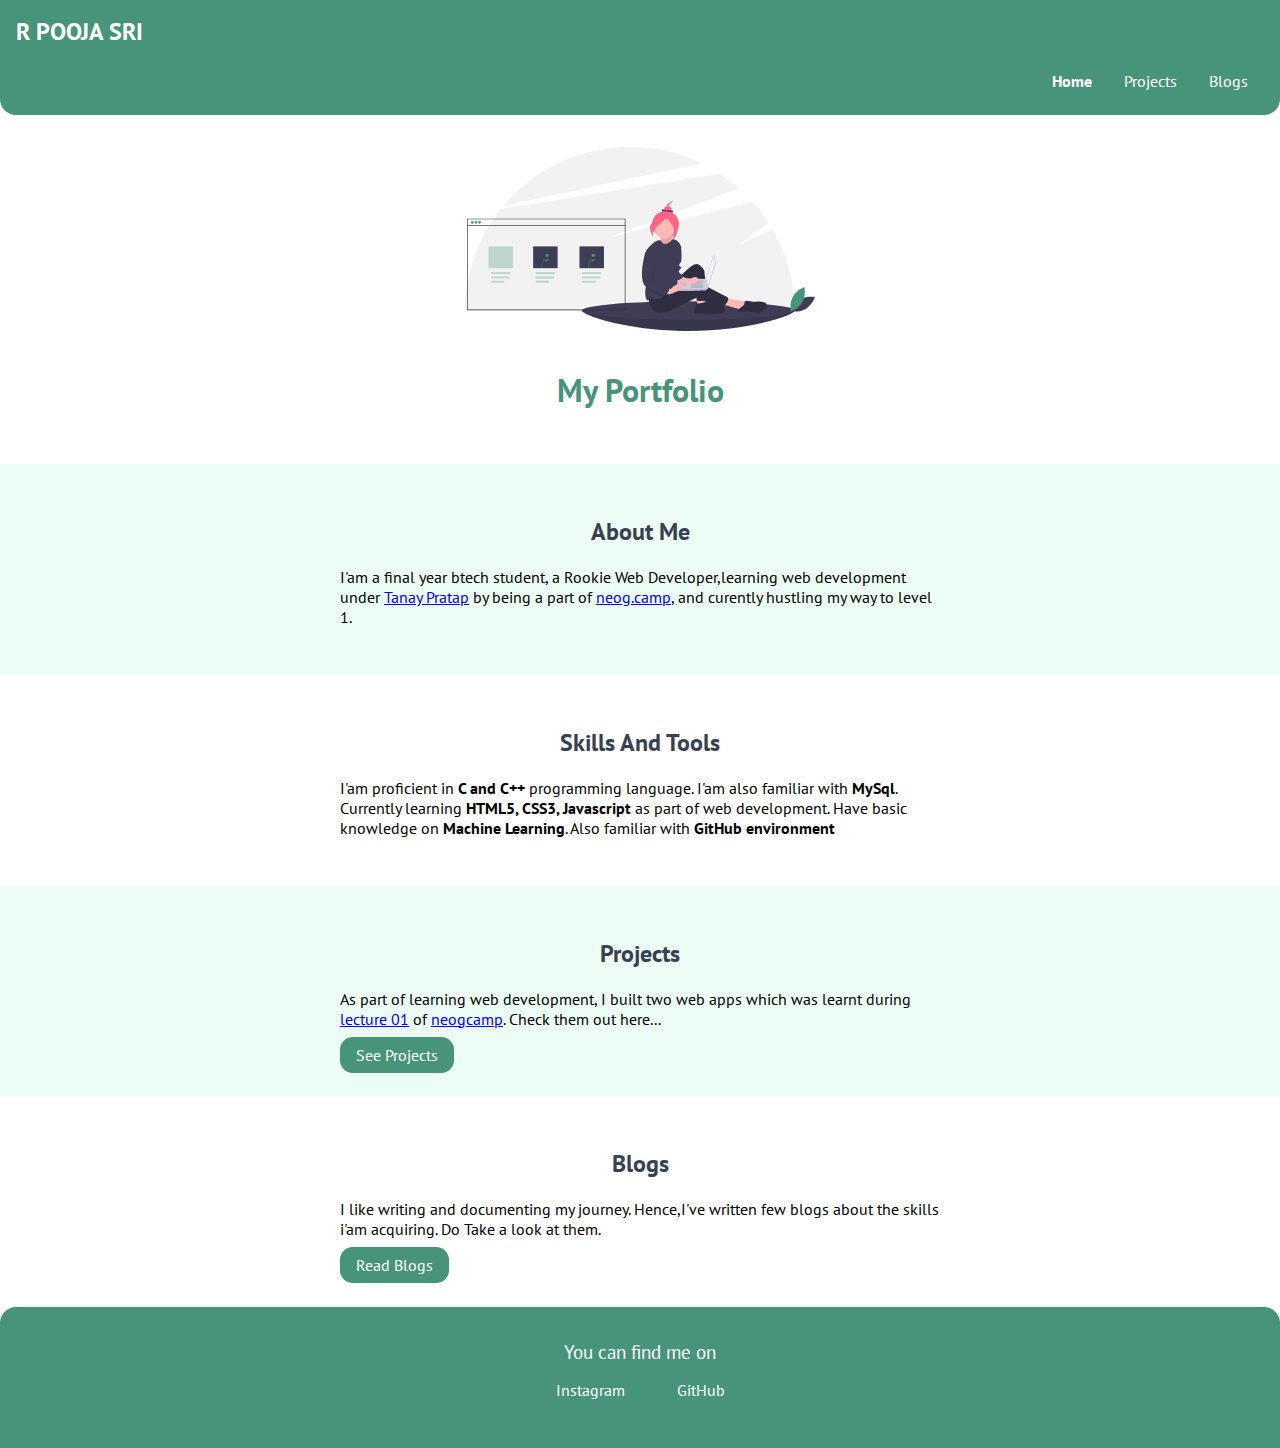
<file: index.html>
<!DOCTYPE html>
<html lang="en">
<head>
    <meta charset="UTF-8">
    <meta name="viewport" content="width=device-width, initial-scale=1.0">
    <title>home | R Pooja Sri</title>
    <link href="style.css" rel="stylesheet" />
</head>
<body>
    <nav class="navigation container">
        <div class="navigation-brand">R POOJA SRI</div>
        
        <ul class="non-bullet-list">
            <li class="inline-list nav-pills">
                <a class="link" href="blogs.html">Blogs</a>
            </li>
            <li class="inline-list nav-pills">
                <a class="link" href="project.html">Projects</a>
            </li>
            <li class="inline-list nav-pills">
                <a class="link link-active" href="index.html">Home</a>
            </li>
            
        </ul>
        </nav>


        <header class="hero">
            <img class="hero-img" src="/images/hero.svg" />
            <h1 class="hero-heading">My Portfolio</h1>
        </header> 
        
        
        <section class="section ow">
            <div class="container container-center">
                <h2>About Me </h2>
                <p>I'am a final year btech student, a Rookie Web Developer,learning web development under <a href="https://tanaypratap.com/">Tanay Pratap</a> by being a part of <a href="https://neog.camp/" >neog.camp</a>, and curently hustling my way to level 1.</p>
            </div>
        </section>

        <section class="section">
            <div class="container container-center">
                <h2>Skills And Tools</h2>
                <p>I'am proficient in <strong>C and C++</strong> programming language. I'am also familiar with <strong>MySql</strong>. Currently learning <strong>HTML5, CSS3, Javascript</strong> as part of web development. Have basic knowledge on <strong>Machine Learning</strong>. Also familiar with <strong>GitHub environment</strong></p>
            </div>
        </section>

        <section class="section ow">
            <div class="container container-center">
                <h2>Projects</h2>
                <p>As part of learning web development, I built two web apps which was learnt during <a href="https://neog.camp/guide/lesson-one">lecture 01</a> of <a href="https://neog.camp/">neogcamp</a>. Check them out here... </p>
                <a class="link primary-link" href="project.html">See Projects</a>
            </div>
        </section>

        <section class="section ">
            <div class="container container-center">
                <h2>Blogs</h2>
                <p>I like writing and documenting my journey. Hence,I've written few blogs about the skills i'am acquiring. Do Take a look at them.</p>
                <a class="link primary-link" href="blogs.html">Read Blogs</a>  
            </div>
        </section>

        <footer class="footer">
            <div class="footer-header">You can find me on</div>
            <ul class="non-bullet-list">
                <li class="inline-list">
                    <a class=" link" href="https://www.instagram.com/its.pooja.here/">Instagram</a>
                </li>
                <li class="inline-list">
                    <a class=" link" href="https://github.com/rpoojasri">GitHub</a>
                </li>
            </ul>
         </footer>




        


</body>
</html>
</file>
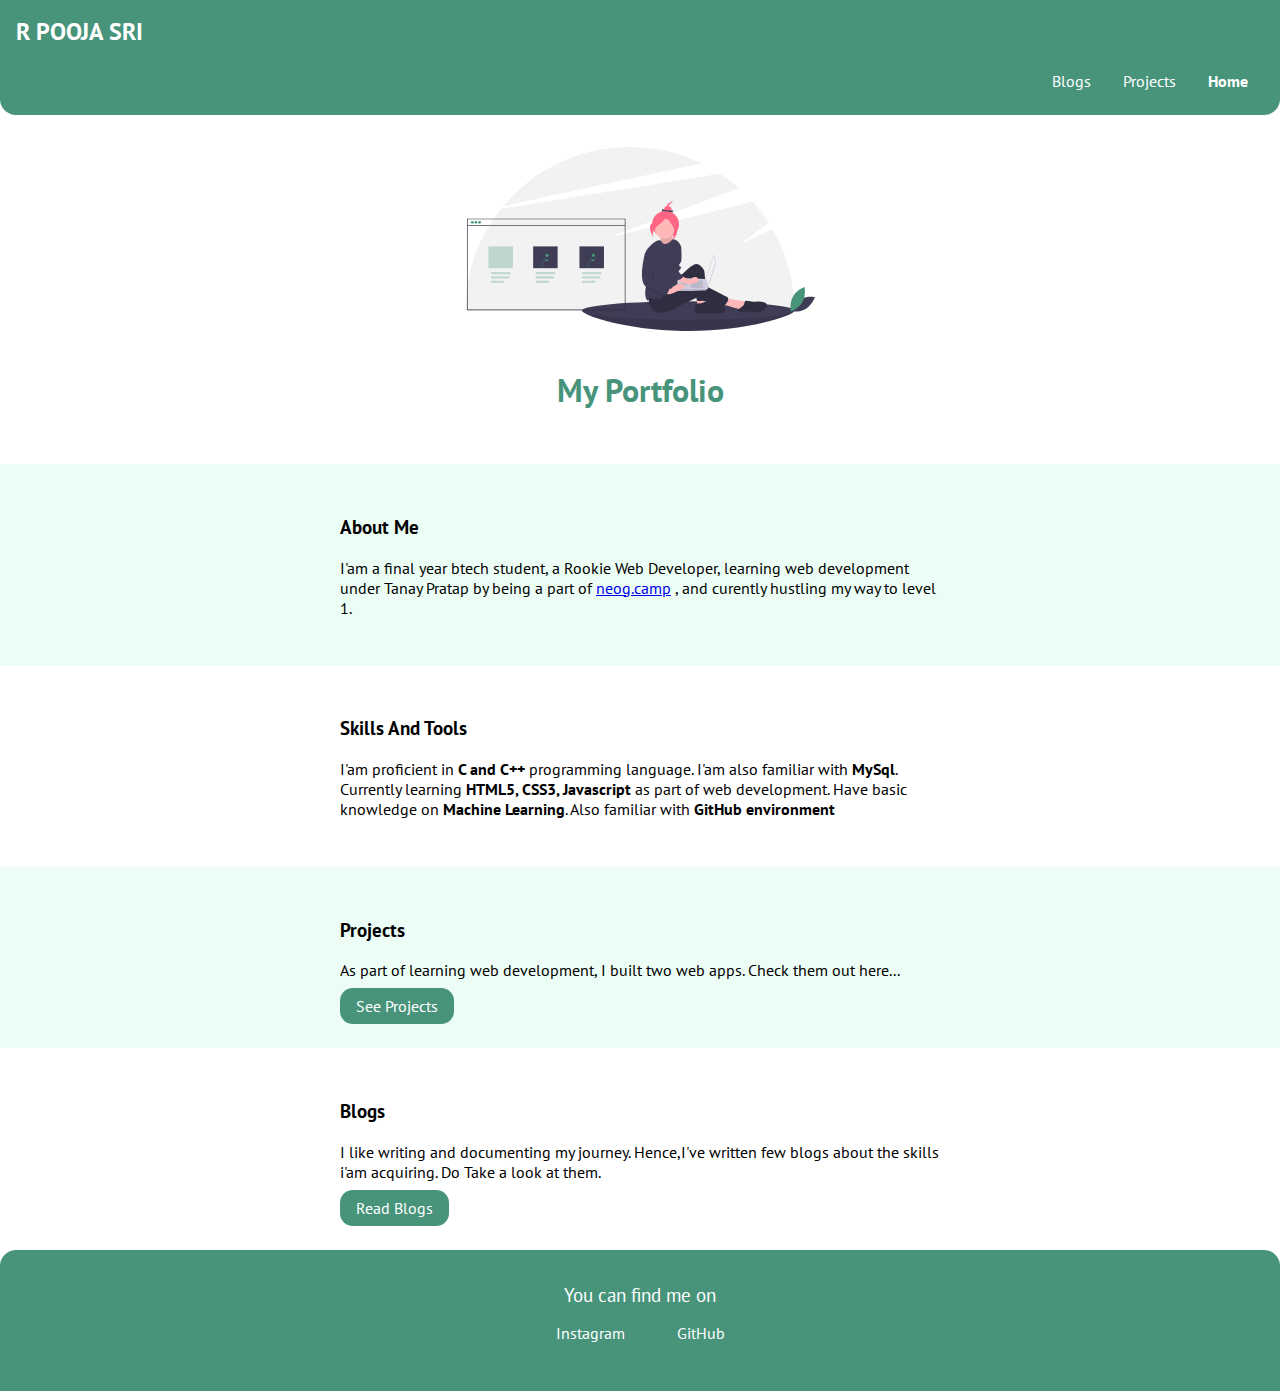
<file: portfolio/index.html>
<!DOCTYPE html>
<html lang="en">
<head>
    <meta charset="UTF-8">
    <meta name="viewport" content="width=device-width, initial-scale=1.0">
    <title>home | R Pooja Sri</title>
    <link href="/style.css" rel="stylesheet" />
</head>
<body>
    <nav class="navigation container">
        <div class="navigation-brand">R POOJA SRI</div>
        
        <ul class="non-bullet-list">
            <li class="inline-list nav-pills">
                <a class="link link-active" href="/index.html">Home</a>
            </li>
            <li class="inline-list nav-pills">
                <a class="link" href="project.html">Projects</a>
            </li>
            <li class="inline-list nav-pills">
                <a class="link" href="blogs.html">Blogs</a>
            </li>
        </ul>
        </nav>


        <header class="hero">
            <img class="hero-img" src="/images/hero.svg" />
            <h1 class="hero-heading">My Portfolio</h1>
        </header> 
        
        
        <section class="section ow">
            <div class="container container-center">
                <h3>About Me </h3>
                <p>I'am a final year btech student, a Rookie Web Developer, learning web development under Tanay Pratap by being a part of <a href="https://neog.camp/" >neog.camp</a> , and curently hustling my way to level 1. </p>
            </div>
        </section>

        <section class="section">
            <div class="container container-center">
                <h3>Skills And Tools</h3>
                <p>I'am proficient in <strong>C and C++</strong> programming language. I'am also familiar with <strong>MySql</strong>. Currently learning <strong>HTML5, CSS3, Javascript</strong> as part of web development. Have basic knowledge on <strong>Machine Learning</strong>. Also familiar with <strong>GitHub environment</strong></p>
            </div>
        </section>

        <section class="section ow">
            <div class="container container-center">
                <h3>Projects</h3>
                <p>As part of learning web development, I built two web apps. Check them out here... </p>
                <a class="link primary-link" href="project.html">See Projects</a>
            </div>
        </section>

        <section class="section ">
            <div class="container container-center">
                <h3>Blogs</h3>
                <p>I like writing and documenting my journey. Hence,I've written few blogs about the skills i'am acquiring. Do Take a look at them.</p>
                <a class="link primary-link" href="blogs.html">Read Blogs</a>  
            </div>
        </section>

        <footer class="footer">
            <div class="footer-header">You can find me on</div>
            <ul class="non-bullet-list">
                <li class="inline-list">
                    <a class=" link" href="/">Instagram</a>
                </li>
                <li class="inline-list">
                    <a class=" link" href="/">GitHub</a>
                </li>
            </ul>
         </footer>




        


</body>
</html>
</file>
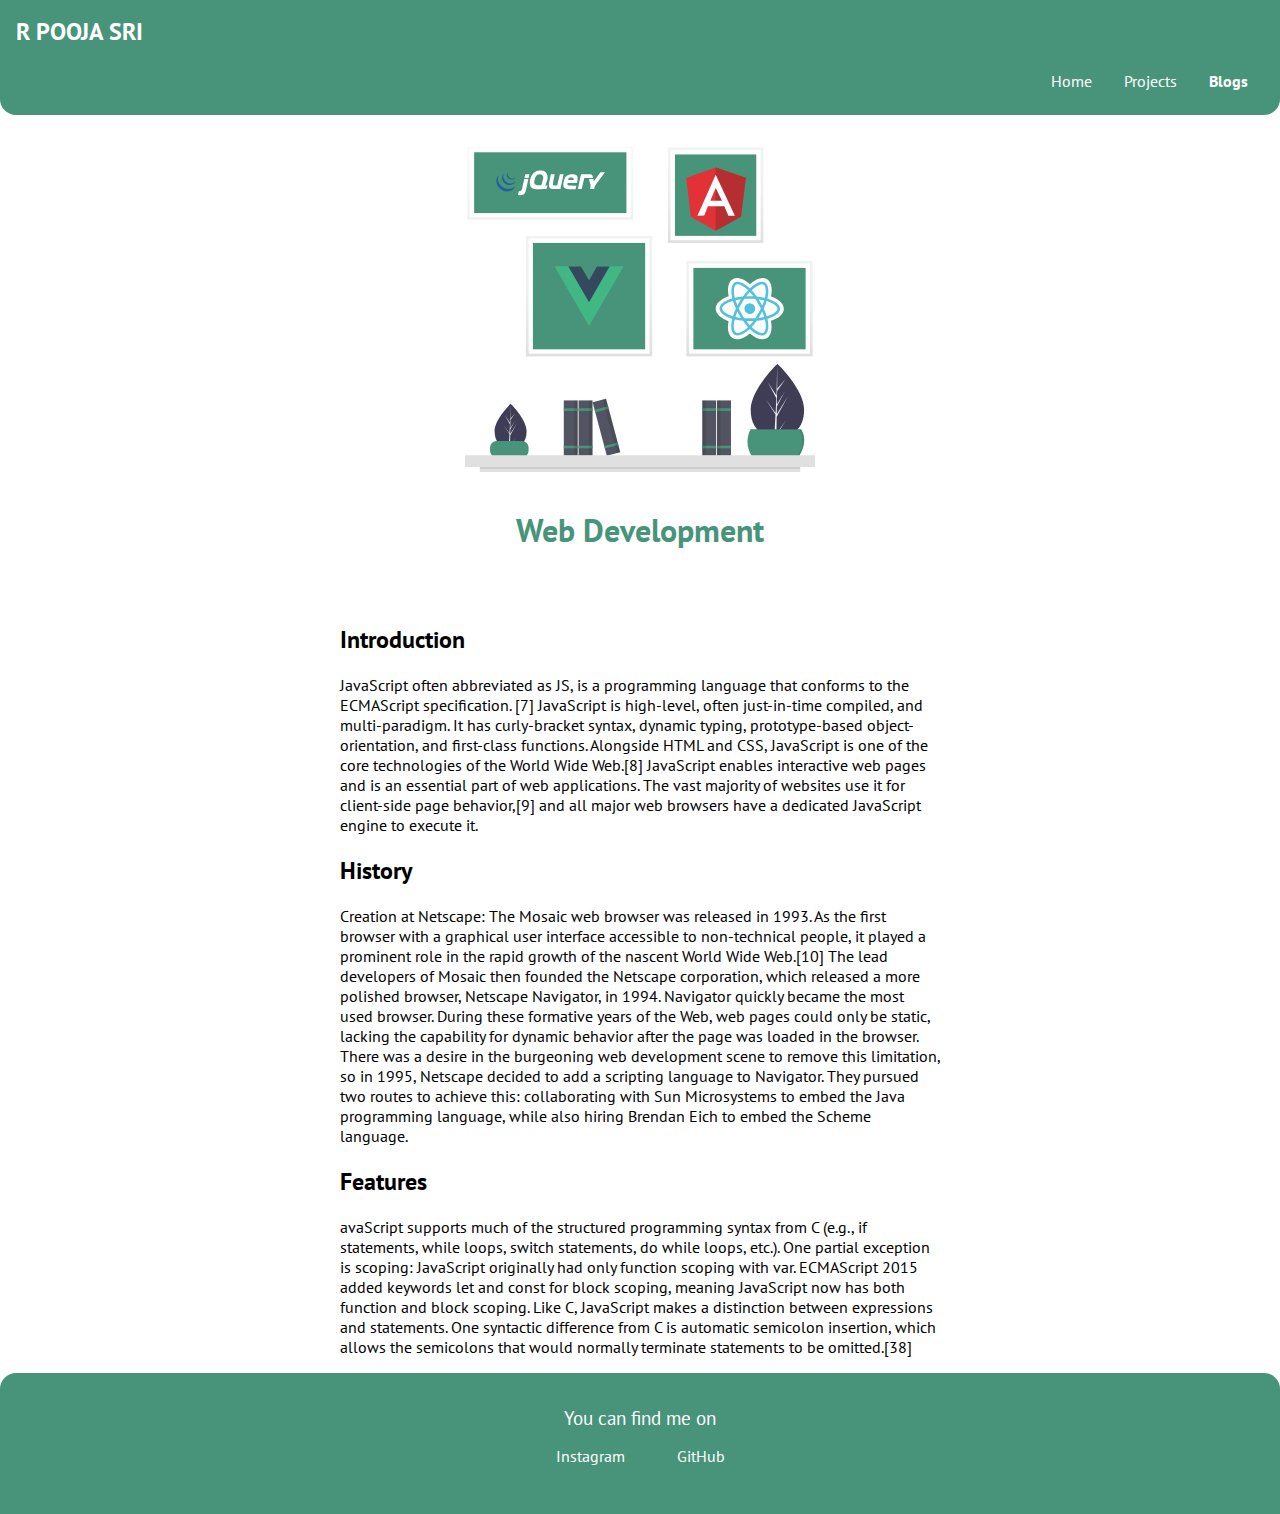
<file: blog-page01.html>
<!DOCTYPE html>
<html lang="en">
<head>
    <meta charset="UTF-8">
    <meta name="viewport" content="width=device-width, initial-scale=1.0">
    <title>Blog 1</title>
    <link href="style.css" rel="stylesheet" />
</head>
<body>
    <nav class="navigation container">
        <div class="navigation-brand">R POOJA SRI</div>
        
        <ul class="non-bullet-list">
            <li class="inline-list nav-pills">
                <a class="link link-active" href="blogs.html">Blogs</a>
            </li>
           
            <li class="inline-list nav-pills">
                <a class="link" href="project.html">Projects</a>
            </li>
            <li class="inline-list nav-pills">
                <a class="link" href="index.html">Home</a>
            </li>
            
        </ul>
    </nav>

    <header class="hero">
        <img class="hero-img" src="/images/blog1-pic.svg" />
        <h1 class="hero-heading">Web Development</h1>
    </header>
    <div class="container container-center">
        <h2>Introduction</h2>
        <p>
            JavaScript  often abbreviated as JS, is a programming language that conforms to the ECMAScript specification.
            [7] JavaScript is high-level, often just-in-time compiled, and multi-paradigm. It has curly-bracket syntax, dynamic typing, prototype-based object-orientation, and first-class functions.
            Alongside HTML and CSS, JavaScript is one of the core technologies of the World Wide Web.[8] JavaScript enables interactive web pages and is an essential part of web applications. 
            The vast majority of websites use it for client-side page behavior,[9] and all major web browsers have a dedicated JavaScript engine to execute it.
        </p>
        <h2>History</h2>
        <p>
            Creation at Netscape:
         The Mosaic web browser was released in 1993. 
As the first browser with a graphical user interface accessible to non-technical people, it played a prominent role in the rapid growth of the nascent World Wide Web.[10] The lead developers of Mosaic then founded the Netscape corporation, which released a more polished browser, Netscape Navigator, in 1994.
 Navigator quickly became the most used browser.
During these formative years of the Web, web pages could only be static, lacking the capability for dynamic behavior after the page was loaded in the browser. 
There was a desire in the burgeoning web development scene to remove this limitation, so in 1995, Netscape decided to add a scripting language to Navigator. They pursued two routes to achieve this: collaborating with Sun Microsystems to embed the Java programming language, while also hiring Brendan Eich to embed the Scheme language.
        </p>
        <h2>Features</h2>
            <p>avaScript supports much of the structured programming syntax from C (e.g., if statements, while loops, switch statements, do while loops, etc.). One partial exception is scoping: JavaScript originally had only function scoping with var. ECMAScript 2015 added keywords let and const for block scoping, 
                meaning JavaScript now has both function and block scoping. Like C, JavaScript makes a distinction between expressions and statements. One syntactic difference from C is automatic semicolon insertion, which allows the semicolons that would normally terminate statements to be omitted.[38]
            </p>
            </div>

            <footer class="footer">
                <div class="footer-header">You can find me on</div>
                <ul class="non-bullet-list">
                    <li class="inline-list">
                        <a class=" link" href="https://www.instagram.com/its.pooja.here/">Instagram</a>
                    </li>
                    <li class="inline-list">
                        <a class=" link" href="https://github.com/rpoojasri">GitHub</a>
                    </li>
                </ul>
             </footer>


</body>
</html>
</file>
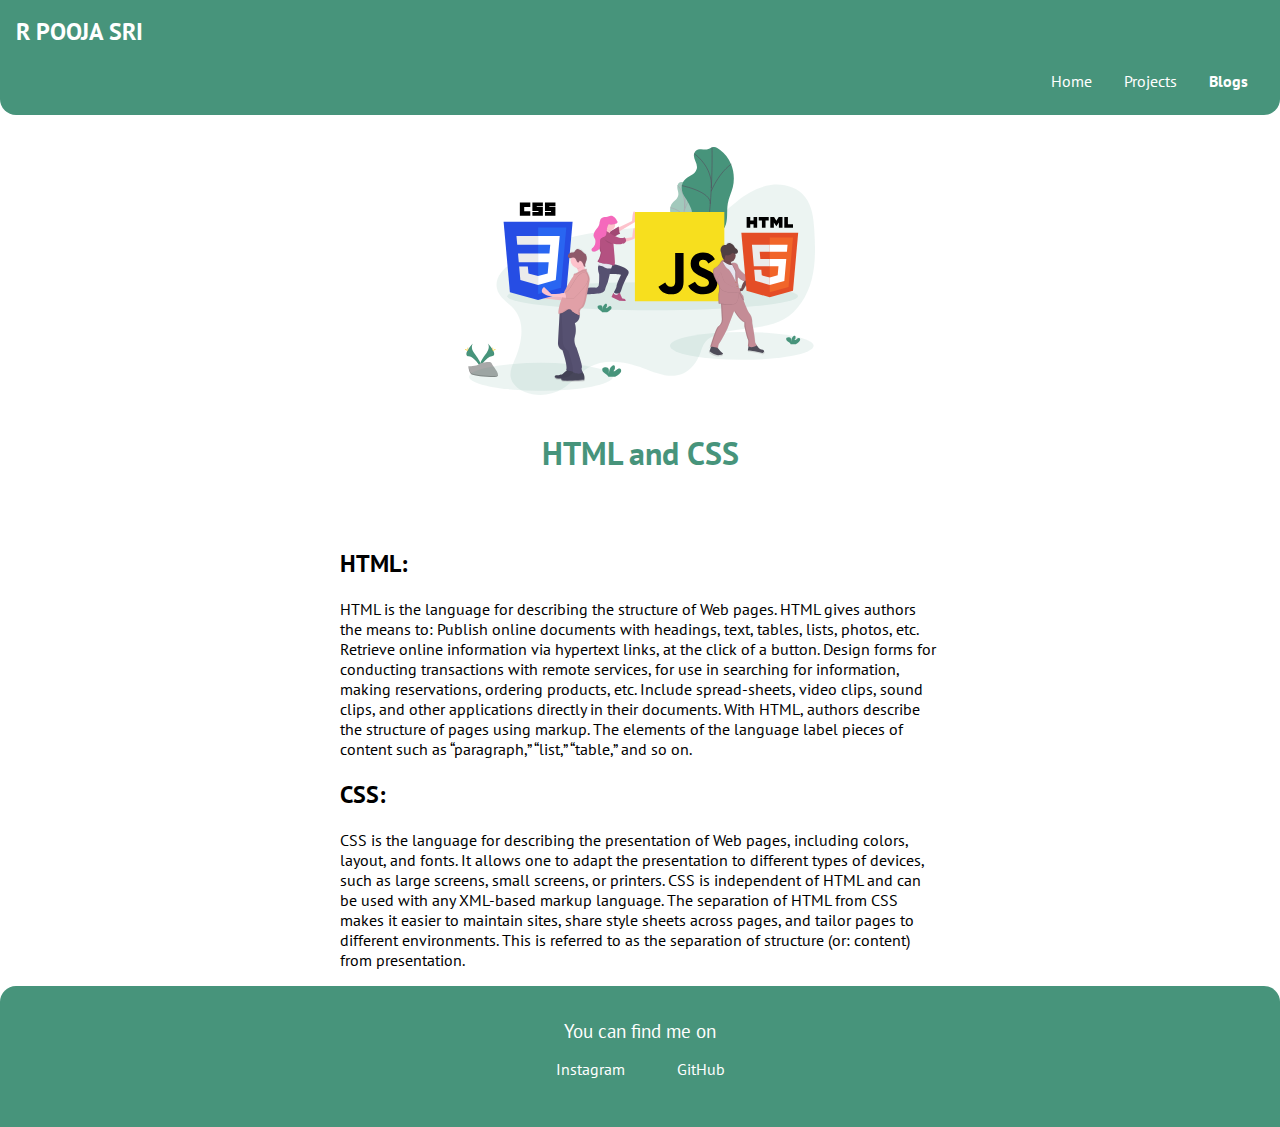
<file: blog-page2.html>
<!DOCTYPE html>
<html lang="en">
<head>
    <meta charset="UTF-8">
    <meta name="viewport" content="width=device-width, initial-scale=1.0">
    <title>Blog 1</title>
    <link href="style.css" rel="stylesheet" />
</head>
<body>
    <nav class="navigation container">
        <div class="navigation-brand">R POOJA SRI</div>
        
        <ul class="non-bullet-list">
            <li class="inline-list nav-pills">
                <a class="link link-active" href="blogs.html">Blogs</a>
            </li>
            
            <li class="inline-list nav-pills">
                <a class="link" href="project.html">Projects</a>
            </li>
            <li class="inline-list nav-pills">
                <a class="link" href="index.html">Home</a>
            </li>
            
        </ul>
    </nav>

    <header class="hero">
        <img class="hero-img" src="/images/blog2-pic.svg" />
        <h1 class="hero-heading">HTML and CSS</h1>
    </header>
    <div class="container container-center">
        <h2>HTML:</h2>
        <p>
HTML is the language for describing the structure of Web pages. HTML gives authors the means to:
Publish online documents with headings, text, tables, lists, photos, etc.
Retrieve online information via hypertext links, at the click of a button.
Design forms for conducting transactions with remote services, for use in searching for information, making reservations, ordering products, etc.
Include spread-sheets, video clips, sound clips, and other applications directly in their documents.
With HTML, authors describe the structure of pages using markup. The elements of the language label pieces of content such as “paragraph,” “list,” “table,” and so on.
        </p>
       
        <h2>CSS:</h2>
        <p>
            CSS is the language for describing the presentation of Web pages, including colors, layout, and fonts. It allows one to adapt the presentation to different types of devices, such as large screens, small screens, or printers.
             CSS is independent of HTML and can be used with any XML-based markup language. The separation of HTML from CSS makes it easier to maintain sites, share style sheets across pages, and tailor pages to different environments. This is referred to as the separation of structure (or: content) from presentation. 
        </p>
        
        
           
            </div>

            <footer class="footer">
                <div class="footer-header">You can find me on</div>
                <ul class="non-bullet-list">
                    <li class="inline-list">
                        <a class=" link" href="https://www.instagram.com/its.pooja.here/">Instagram</a>
                    </li>
                    <li class="inline-list">
                        <a class=" link" href="https://github.com/rpoojasri">GitHub</a>
                    </li>
                </ul>
             </footer>


</body>
</html>
</file>
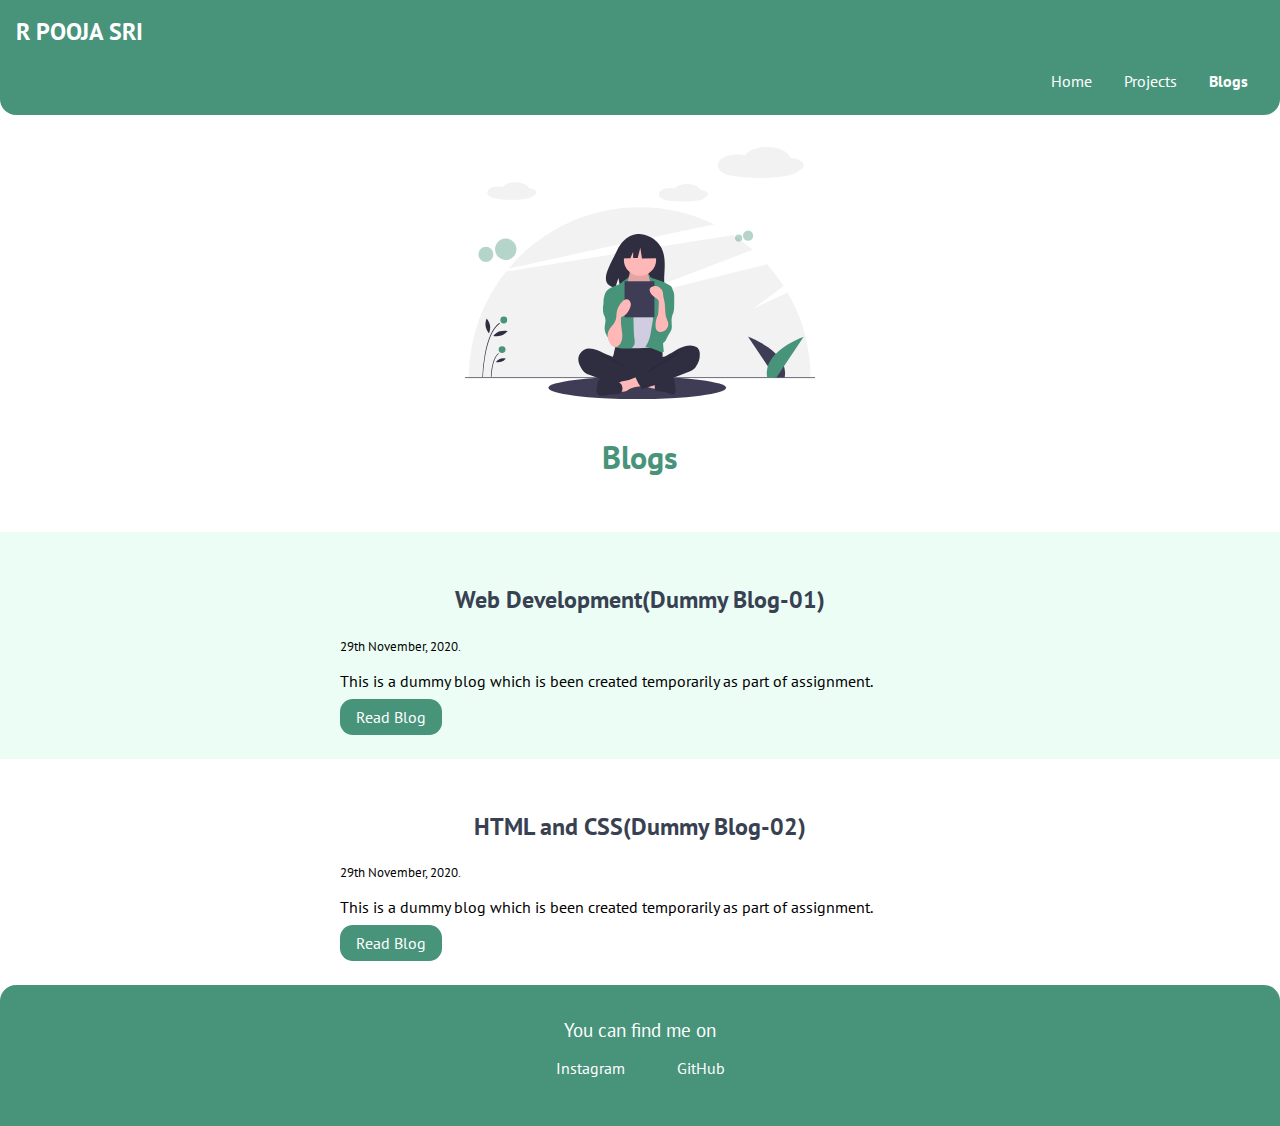
<file: blogs.html>
<!DOCTYPE html>
<html lang="en">
<head>
    <meta charset="UTF-8">
    <meta name="viewport" content="width=device-width, initial-scale=1.0">
    <title>Blogs | R Pooja Sri</title>
    <link href="style.css" rel="stylesheet" />
</head>
<body>

    <nav class="navigation container">
        <div class="navigation-brand">R POOJA SRI</div>
        
        <ul class="non-bullet-list">
           
            <li class="inline-list nav-pills">
                <a class="link link-active" href="/blogs.html">Blogs</a>
            </li>
            <li class="inline-list nav-pills">
                <a class="link" href="project.html">Projects</a>
            </li>
            <li class="inline-list nav-pills">
                <a class="link" href="index.html">Home</a>
            </li>
           
        </ul>
    </nav>

    <header class="hero">
        <img class="hero-img" src="/images/blog-pic.svg" />
        <h1 class="hero-heading">Blogs</h1>
    </header>

    <section class="section ow">
        <div class="container container-center">
            <h2>Web Development(Dummy Blog-01) </h2>
            <small>29th November, 2020.</small>
            <p>This is a dummy blog which is been created temporarily as part of assignment.</p>
            <a class="link primary-link" href="blog-page01.html">Read Blog</a>
        </div>
    
    </section>

    <section class="section">
        <div class="container container-center">
            <h2>HTML and CSS(Dummy Blog-02)</h2>
            <small>29th November, 2020.</small>
            <p>This is a dummy blog which is been created temporarily as part of assignment.</p>
            <a class="link primary-link" href="blog-page2.html">Read Blog</a>
        </div>
       
    </section>

    <footer class="footer">
        <div class="footer-header">You can find me on</div>
        <ul class="non-bullet-list">
            <li class="inline-list">
                <a class=" link" href="https://www.instagram.com/its.pooja.here/">Instagram</a>
            </li>
            <li class="inline-list">
                <a class=" link" href="https://github.com/rpoojasri">GitHub</a>
            </li>
        </ul>
     </footer>
    
    
</body>
</html>
</file>
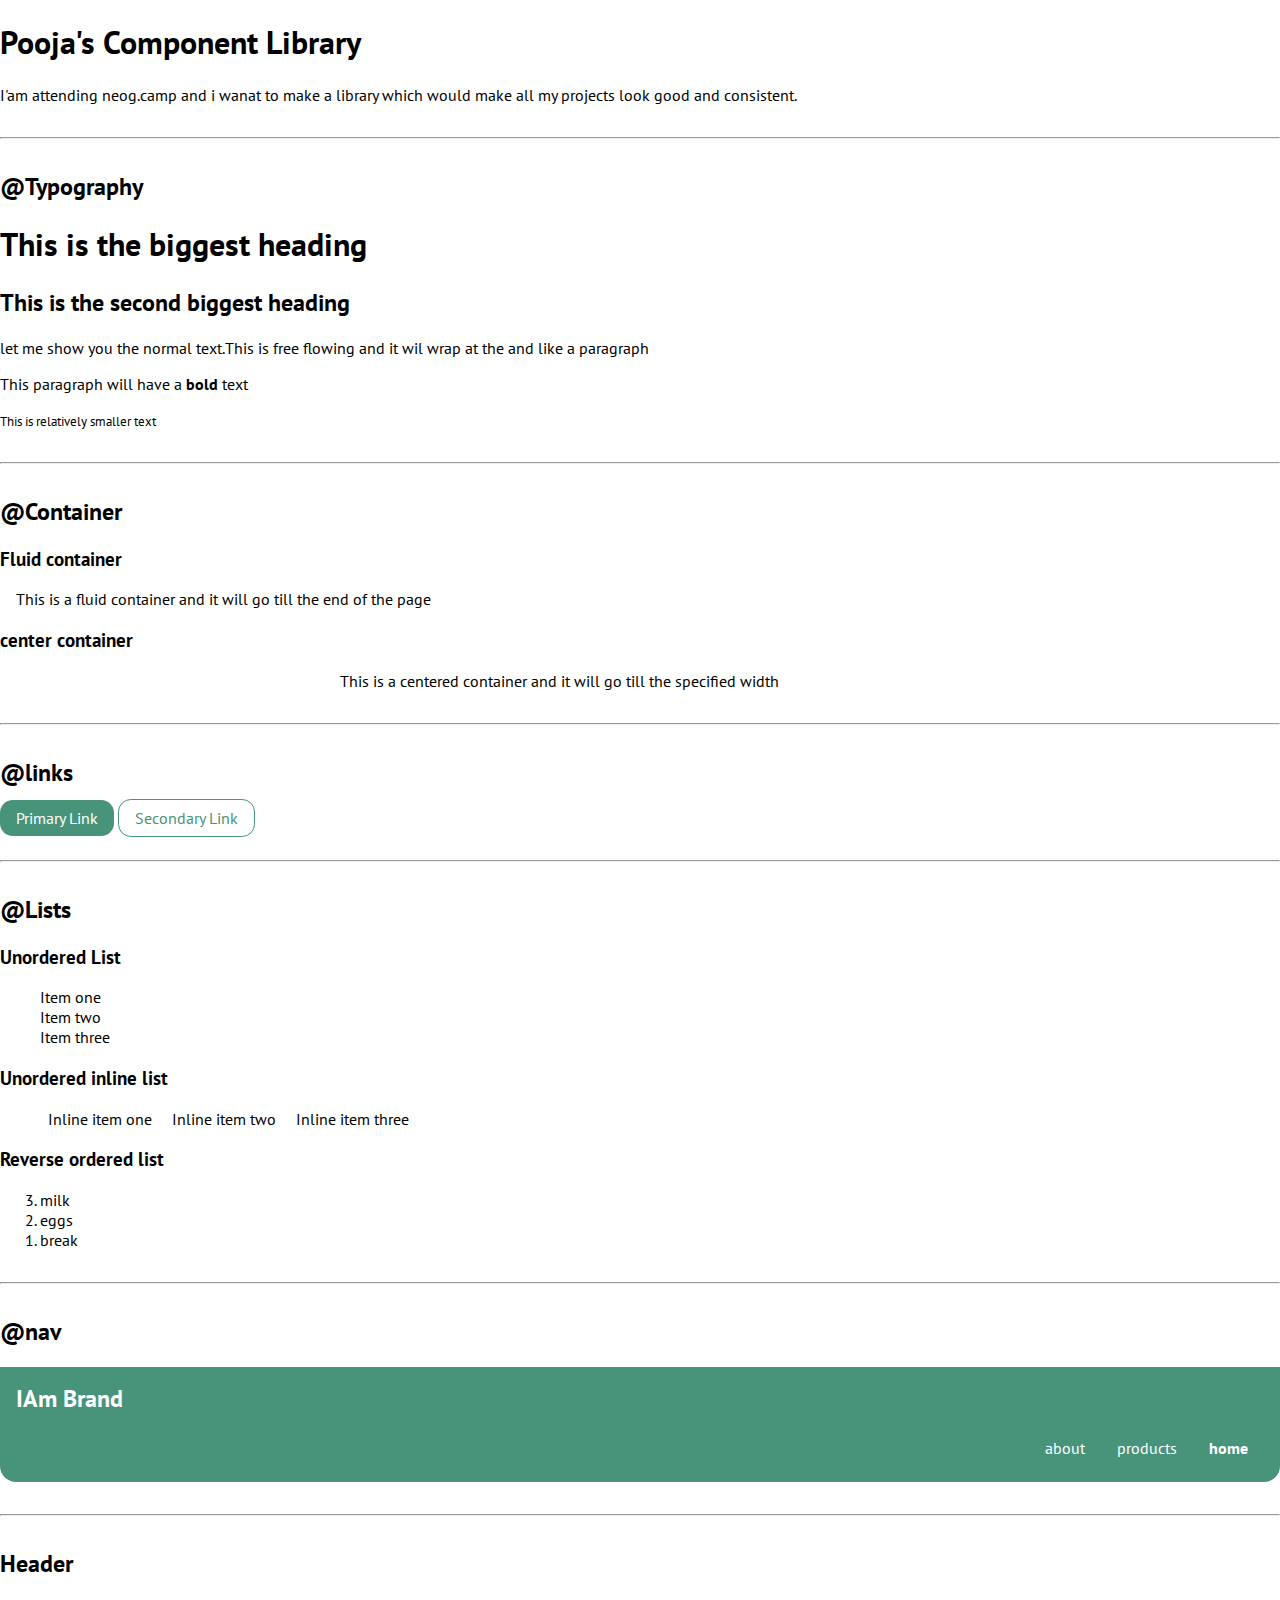
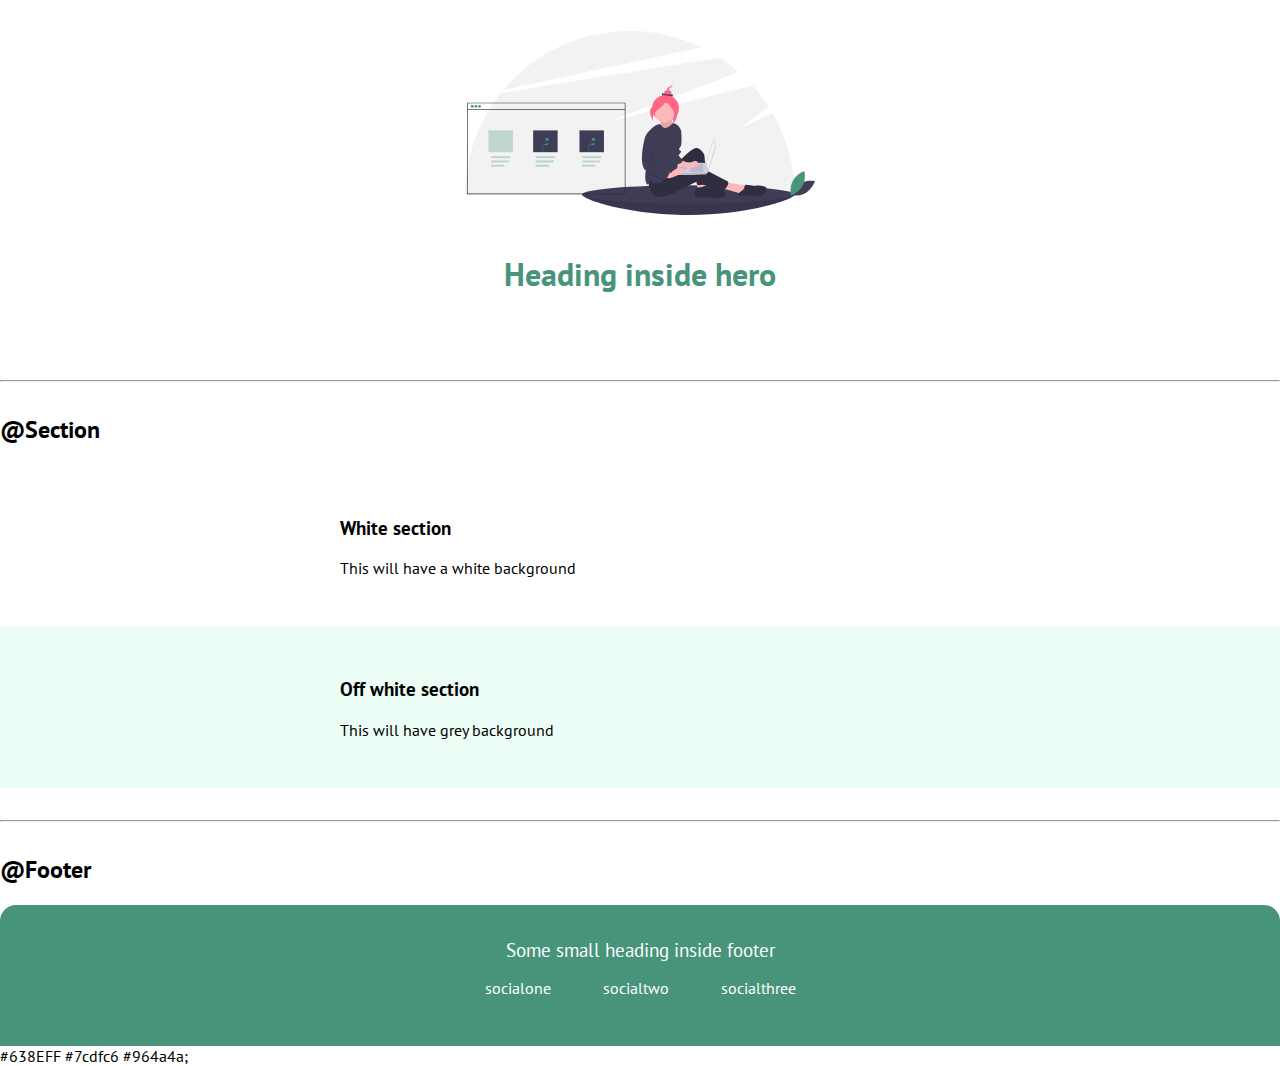
<file: components.html>
<!DOCTYPE html>
<html lang="en">
<head>
    <meta charset="UTF-8">
    <meta name="viewport" content="width=device-width, initial-scale=1.0">
    <title>Component Library</title>
    <link href="style.css" rel="stylesheet" />
   
</head>
<body>
    <h1> Pooja's Component Library</h1>
    <p>I'am attending neog.camp and i wanat to make a library which would make all my projects look good and consistent.</p>
    
    <hr>


    <h2>@Typography</h2>
    <h1>This is the biggest heading</h1>
    <h2>This is the second biggest heading</h2>
    <p>let me show you the normal text.This is free flowing and it wil wrap at the and like a paragraph</p>
    <p>This paragraph will have a <strong>bold </strong>text</p>  
     <small>This is relatively smaller text</small>

<hr>

<h2>@Container</h2>

<h3>Fluid container</h3>
<div class="container container-fluid">This is a fluid container and it will go till the end of the page</div>

<h3>center container</h3>
<div class = "container container-center">This is a centered container and it will go till the specified width</div>

<hr>

<h2>@links</h2>

<a class="link primary-link" href="/">Primary Link</a>
<a class="link secondary-link" href="/">Secondary Link</a> 

<hr>

<h2>@Lists</h2>

<h3>Unordered List</h3>

<ul class="non-bullet-list">
    <li>Item one</li>
    <li>Item two</li>
    <li>Item three</li>

</ul>

<h3>Unordered inline list</h3>

<ul class="non-bullet-list">
    <li class="inline-list">Inline item one</li>
    <li class="inline-list">Inline item two</li>
    <li class="inline-list">Inline item three</li>
</ul>

<h3>Reverse ordered list</h3>

<ol reversed>
    <li>milk</li>
    <li>eggs</li>
    <li>break</li>
</ol>

<hr>

<h2>@nav</h2>

<nav class="navigation container">
<div class="navigation-brand">IAm Brand</div>

<ul class="non-bullet-list">
    <li class="inline-list nav-pills">
        <a class="link link-active" href="/">home</a>
    </li>
    <li class="inline-list nav-pills">
        <a class="link" href="/">products</a>
    </li>
    <li class="inline-list nav-pills">
        <a class="link" href="/">about</a>
    </li>
</ul>
</nav>

<hr>

<h2>Header</h2>
<header class="hero">
    <img class="hero-img" src="images/hero.svg" />
    <h1 class="hero-heading">Heading inside hero</h1>
</header>

<hr>

<h2>@Section</h2>

<section class="section">
    <div class="container container-center">
        <h3>White section</h3>
        <p>This will have a white background</p>
    </div>
   
</section>


<section class="section ow">
    <div class="container container-center">
        <h3>Off white section </h3>
        <p>This will have grey background</p>
    </div>

</section>

<hr>

<h2>@Footer</h2>

<footer class="footer">
    <div class="footer-header">Some small heading inside footer</div>
    <ul class="non-bullet-list">
        <li class="inline-list">
            <a class=" link" href="/">socialone</a>
        </li>
        <li class="inline-list">
            <a class=" link" href="https://www.instagram.com/its.pooja.here/">socialtwo</a>
        </li>
        
        <li class="inline-list">
            <a class=" link" href="https://github.com/rpoojasri">socialthree</a>
        </li>
    </ul>
    </footer>

</footer>

</body>
</html>

#638EFF
#7cdfc6
#964a4a;
</file>
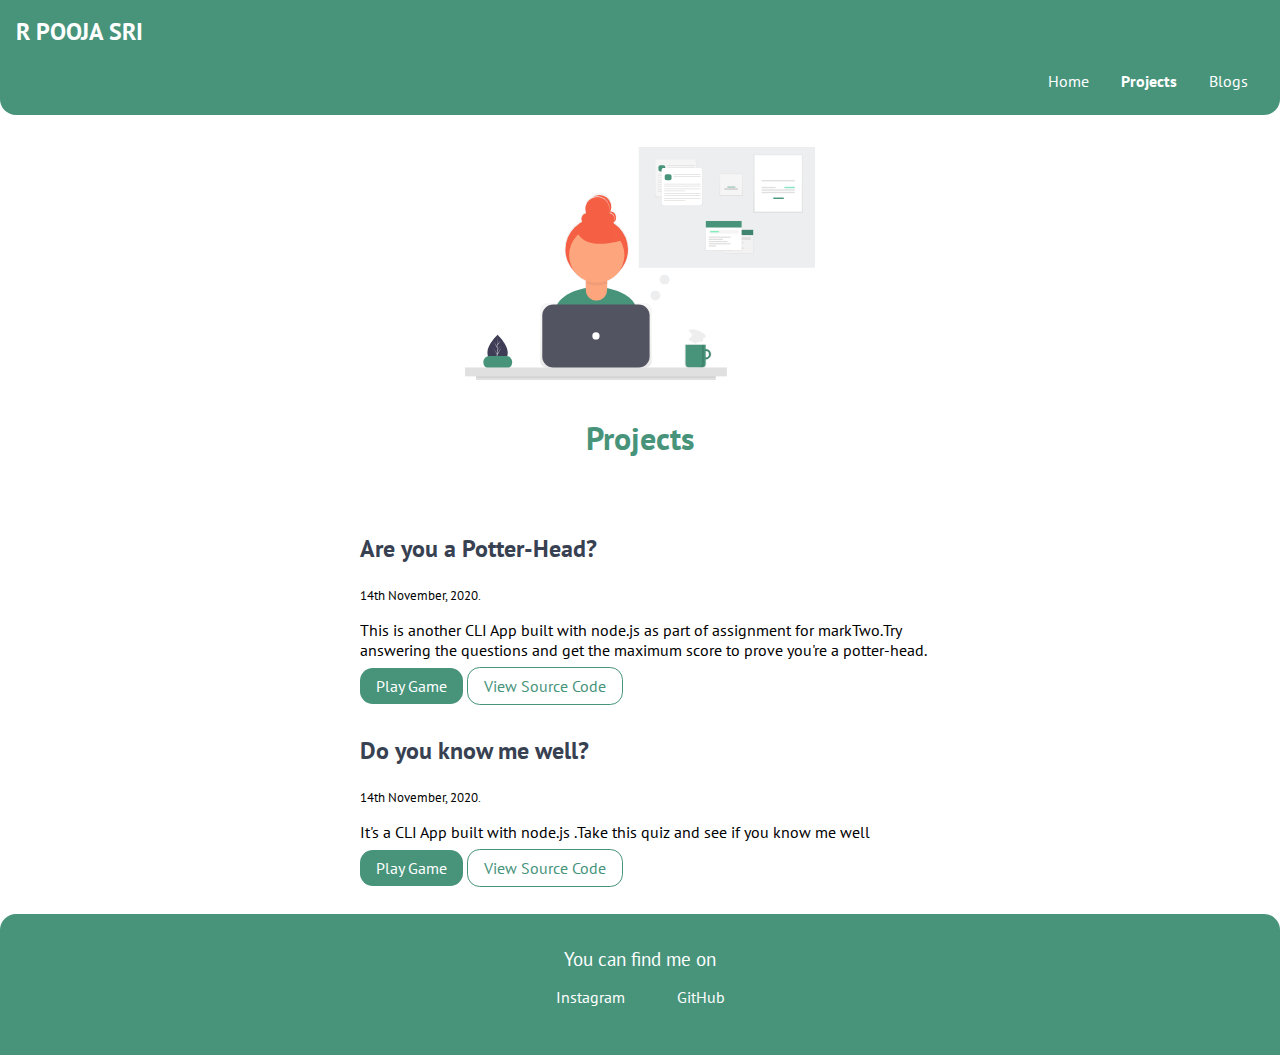
<file: project.html>
<!DOCTYPE html>
<html lang="en">
<head>
    <meta charset="UTF-8">
    <meta name="viewport" content="width=device-width, initial-scale=1.0">
    <title>Project | R Pooja Sri</title>
    <link href="style.css" rel="stylesheet" />
</head>
<body>

    <nav class="navigation container">
        <div class="navigation-brand">R POOJA SRI</div>
        
        <ul class="non-bullet-list">
            <li class="inline-list nav-pills">
                <a class="link" href="blogs.html">Blogs</a>
            </li>
            
            <li class="inline-list nav-pills">
                <a class="link link-active" href="/project.html">Projects</a>
            </li>
            <li class="inline-list nav-pills">
                <a class="link" href="index.html">Home</a>
            </li>
            
        </ul>
    </nav>

    <header class="hero">
        <img class="hero-img" src="/images/project-pic.svg" />
        <h1 class="hero-heading">Projects</h1>
    </header>
    

<ul class="non-bullet-list" >
    <li>
        <div class="container container-center">
            <h2>Are you a Potter-Head?  </h2>
            <small>14th November, 2020.</small>
            <p>This is another CLI App built with node.js as part of assignment for markTwo.Try answering the questions and get the maximum score to prove you're a potter-head.</p>
            <a class="link primary-link" href="https://repl.it/@pooooja/HarryPotterQuiz?embed=1&output=1#index.js">Play Game</a>
            <a class="link secondary-link" href="https://github.com/rpoojasri/QuizAboutMe">View Source Code</a>
        </br></br>
        </div>
    </li>
    <li>
        <div class="container container-center">
        <h2>Do you know me well?</h2>
        <small>14th November, 2020.</small>
        <p>It's a CLI App built with node.js .Take this quiz and see if you know me well</p>
        <a class="link primary-link" href="https://repl.it/@pooooja/QuizAboutMe?embed=1&output=1">Play Game</a>
        <a class="link secondary-link" href="https://github.com/rpoojasri/HarryPotterQuiz">View Source Code</a>
    </br></br>
      </div>
    </li>
</ul>

<footer class="footer">
    <div class="footer-header">You can find me on</div>
    <ul class="non-bullet-list">
        <li class="inline-list">
            <a class=" link" href="https://www.instagram.com/its.pooja.here/">Instagram</a>
        </li>
        <li class="inline-list">
            <a class=" link" href="https://github.com/rpoojasri">GitHub</a>
        </li>
    </ul>
 </footer>
</body>
</html>
</file>
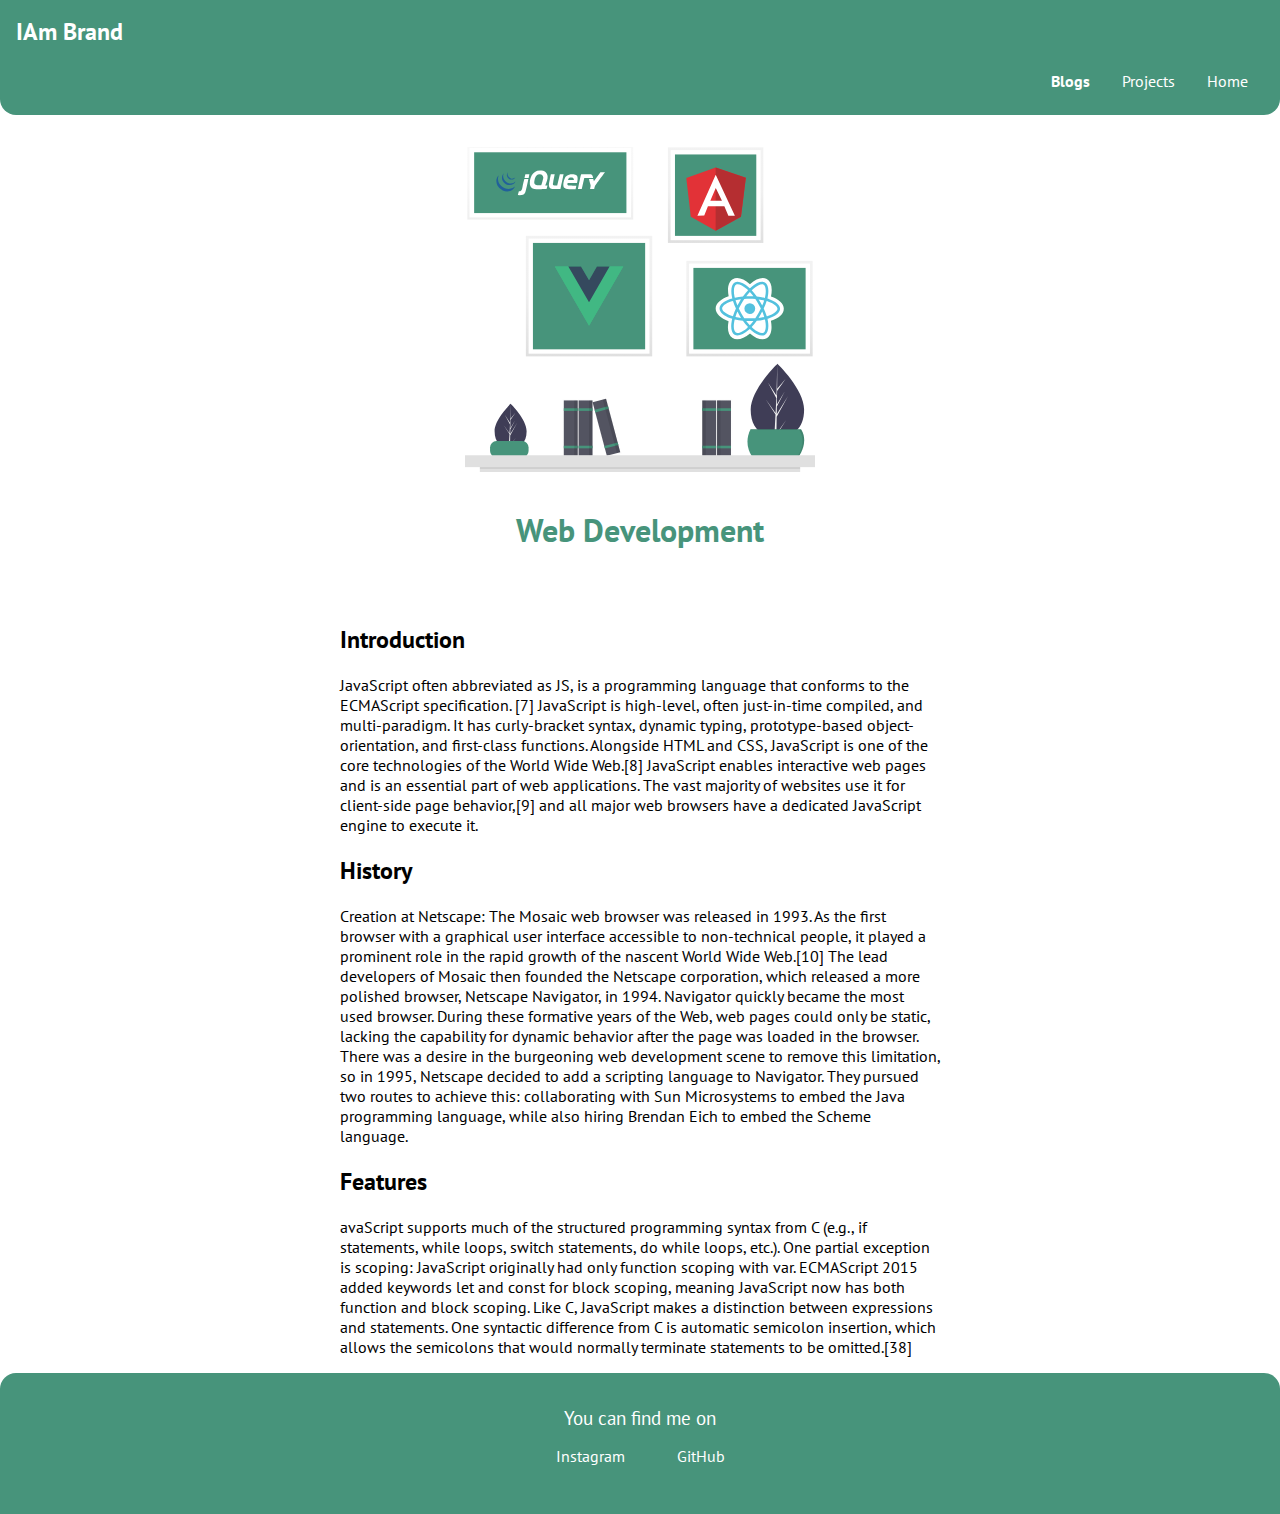
<file: portfolio/blog-page01.html>
<!DOCTYPE html>
<html lang="en">
<head>
    <meta charset="UTF-8">
    <meta name="viewport" content="width=device-width, initial-scale=1.0">
    <title>Blog 1</title>
    <link href="/style.css" rel="stylesheet" />
</head>
<body>
    <nav class="navigation container">
        <div class="navigation-brand">IAm Brand</div>
        
        <ul class="non-bullet-list">
            <li class="inline-list nav-pills">
                <a class="link" href="index.html">Home</a>
            </li>
            <li class="inline-list nav-pills">
                <a class="link" href="project.html">Projects</a>
            </li>
            <li class="inline-list nav-pills">
                <a class="link link-active" href="blogs.html">Blogs</a>
            </li>
        </ul>
    </nav>

    <header class="hero">
        <img class="hero-img" src="/images/blog1-pic.svg" />
        <h1 class="hero-heading">Web Development</h1>
    </header>
    <div class="container container-center">
        <h2>Introduction</h2>
        <p>
            JavaScript  often abbreviated as JS, is a programming language that conforms to the ECMAScript specification.
            [7] JavaScript is high-level, often just-in-time compiled, and multi-paradigm. It has curly-bracket syntax, dynamic typing, prototype-based object-orientation, and first-class functions.
            Alongside HTML and CSS, JavaScript is one of the core technologies of the World Wide Web.[8] JavaScript enables interactive web pages and is an essential part of web applications. 
            The vast majority of websites use it for client-side page behavior,[9] and all major web browsers have a dedicated JavaScript engine to execute it.
        </p>
        <h2>History</h2>
        <p>
            Creation at Netscape:
         The Mosaic web browser was released in 1993. 
As the first browser with a graphical user interface accessible to non-technical people, it played a prominent role in the rapid growth of the nascent World Wide Web.[10] The lead developers of Mosaic then founded the Netscape corporation, which released a more polished browser, Netscape Navigator, in 1994.
 Navigator quickly became the most used browser.
During these formative years of the Web, web pages could only be static, lacking the capability for dynamic behavior after the page was loaded in the browser. 
There was a desire in the burgeoning web development scene to remove this limitation, so in 1995, Netscape decided to add a scripting language to Navigator. They pursued two routes to achieve this: collaborating with Sun Microsystems to embed the Java programming language, while also hiring Brendan Eich to embed the Scheme language.
        </p>
        <h2>Features</h2>
            <p>avaScript supports much of the structured programming syntax from C (e.g., if statements, while loops, switch statements, do while loops, etc.). One partial exception is scoping: JavaScript originally had only function scoping with var. ECMAScript 2015 added keywords let and const for block scoping, 
                meaning JavaScript now has both function and block scoping. Like C, JavaScript makes a distinction between expressions and statements. One syntactic difference from C is automatic semicolon insertion, which allows the semicolons that would normally terminate statements to be omitted.[38]
            </p>
            </div>

            <footer class="footer">
                <div class="footer-header">You can find me on</div>
                <ul class="non-bullet-list">
                    <li class="inline-list">
                        <a class=" link" href="/">Instagram</a>
                    </li>
                    <li class="inline-list">
                        <a class=" link" href="/">GitHub</a>
                    </li>
                </ul>
             </footer>


</body>
</html>
</file>
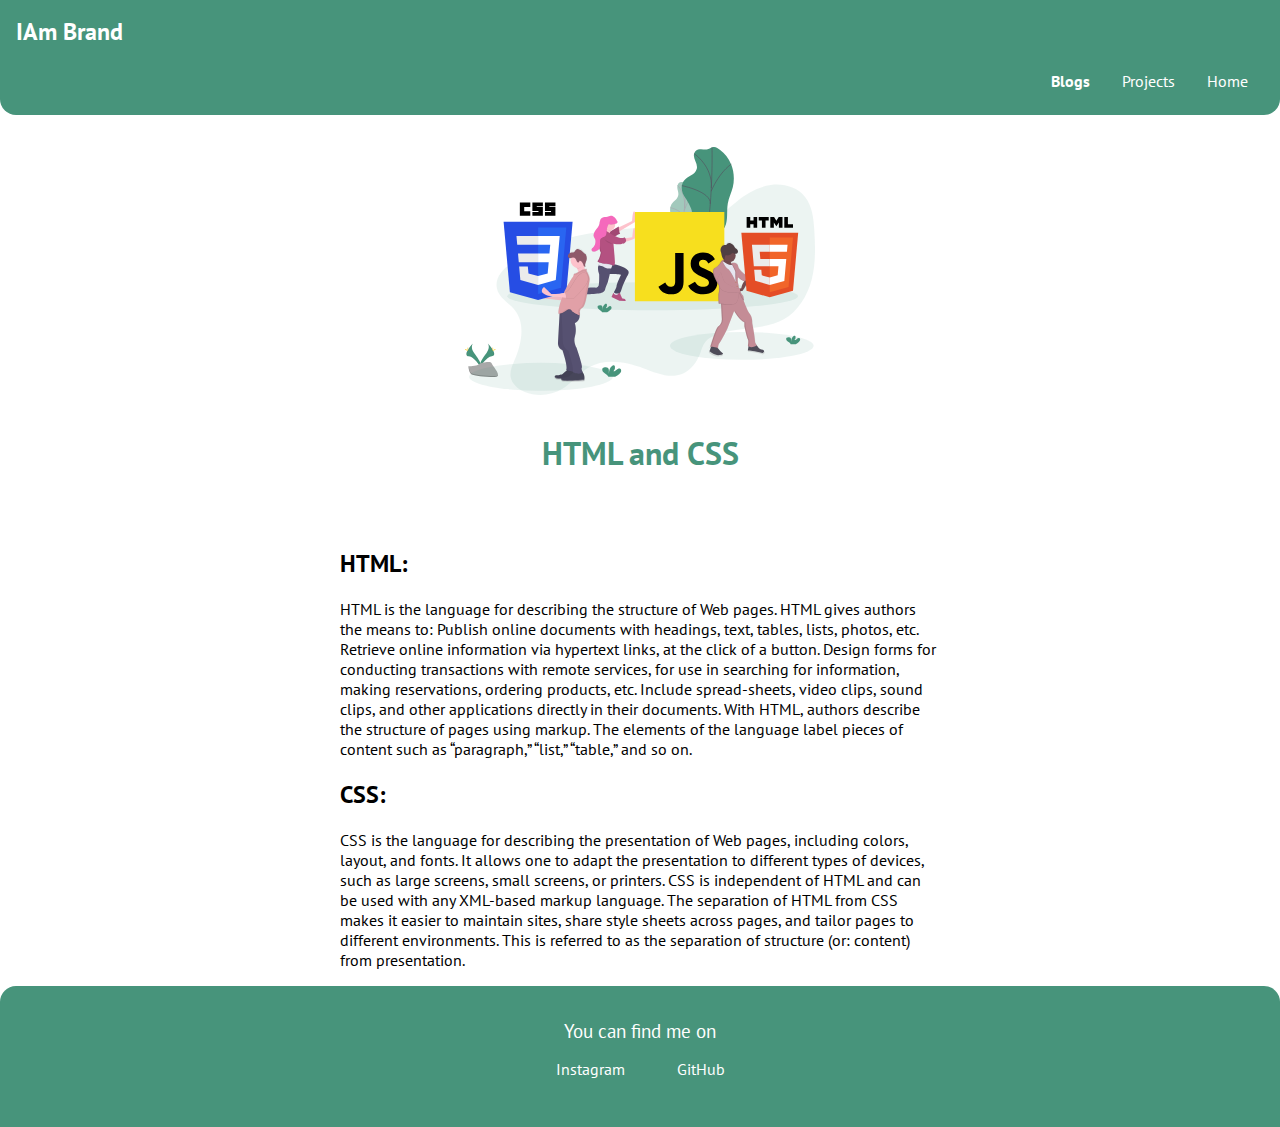
<file: portfolio/blog-page2.html>
<!DOCTYPE html>
<html lang="en">
<head>
    <meta charset="UTF-8">
    <meta name="viewport" content="width=device-width, initial-scale=1.0">
    <title>Blog 1</title>
    <link href="/style.css" rel="stylesheet" />
</head>
<body>
    <nav class="navigation container">
        <div class="navigation-brand">IAm Brand</div>
        
        <ul class="non-bullet-list">
            <li class="inline-list nav-pills">
                <a class="link" href="index.html">Home</a>
            </li>
            <li class="inline-list nav-pills">
                <a class="link" href="project.html">Projects</a>
            </li>
            <li class="inline-list nav-pills">
                <a class="link link-active" href="blogs.html">Blogs</a>
            </li>
        </ul>
    </nav>

    <header class="hero">
        <img class="hero-img" src="/images/blog2-pic.svg" />
        <h1 class="hero-heading">HTML and CSS</h1>
    </header>
    <div class="container container-center">
        <h2>HTML:</h2>
        <p>
HTML is the language for describing the structure of Web pages. HTML gives authors the means to:
Publish online documents with headings, text, tables, lists, photos, etc.
Retrieve online information via hypertext links, at the click of a button.
Design forms for conducting transactions with remote services, for use in searching for information, making reservations, ordering products, etc.
Include spread-sheets, video clips, sound clips, and other applications directly in their documents.
With HTML, authors describe the structure of pages using markup. The elements of the language label pieces of content such as “paragraph,” “list,” “table,” and so on.
        </p>
       
        <h2>CSS:</h2>
        <p>
            CSS is the language for describing the presentation of Web pages, including colors, layout, and fonts. It allows one to adapt the presentation to different types of devices, such as large screens, small screens, or printers.
             CSS is independent of HTML and can be used with any XML-based markup language. The separation of HTML from CSS makes it easier to maintain sites, share style sheets across pages, and tailor pages to different environments. This is referred to as the separation of structure (or: content) from presentation. 
        </p>
        
        
           
            </div>

            <footer class="footer">
                <div class="footer-header">You can find me on</div>
                <ul class="non-bullet-list">
                    <li class="inline-list">
                        <a class=" link" href="/">Instagram</a>
                    </li>
                    <li class="inline-list">
                        <a class=" link" href="/">GitHub</a>
                    </li>
                </ul>
             </footer>


</body>
</html>
</file>
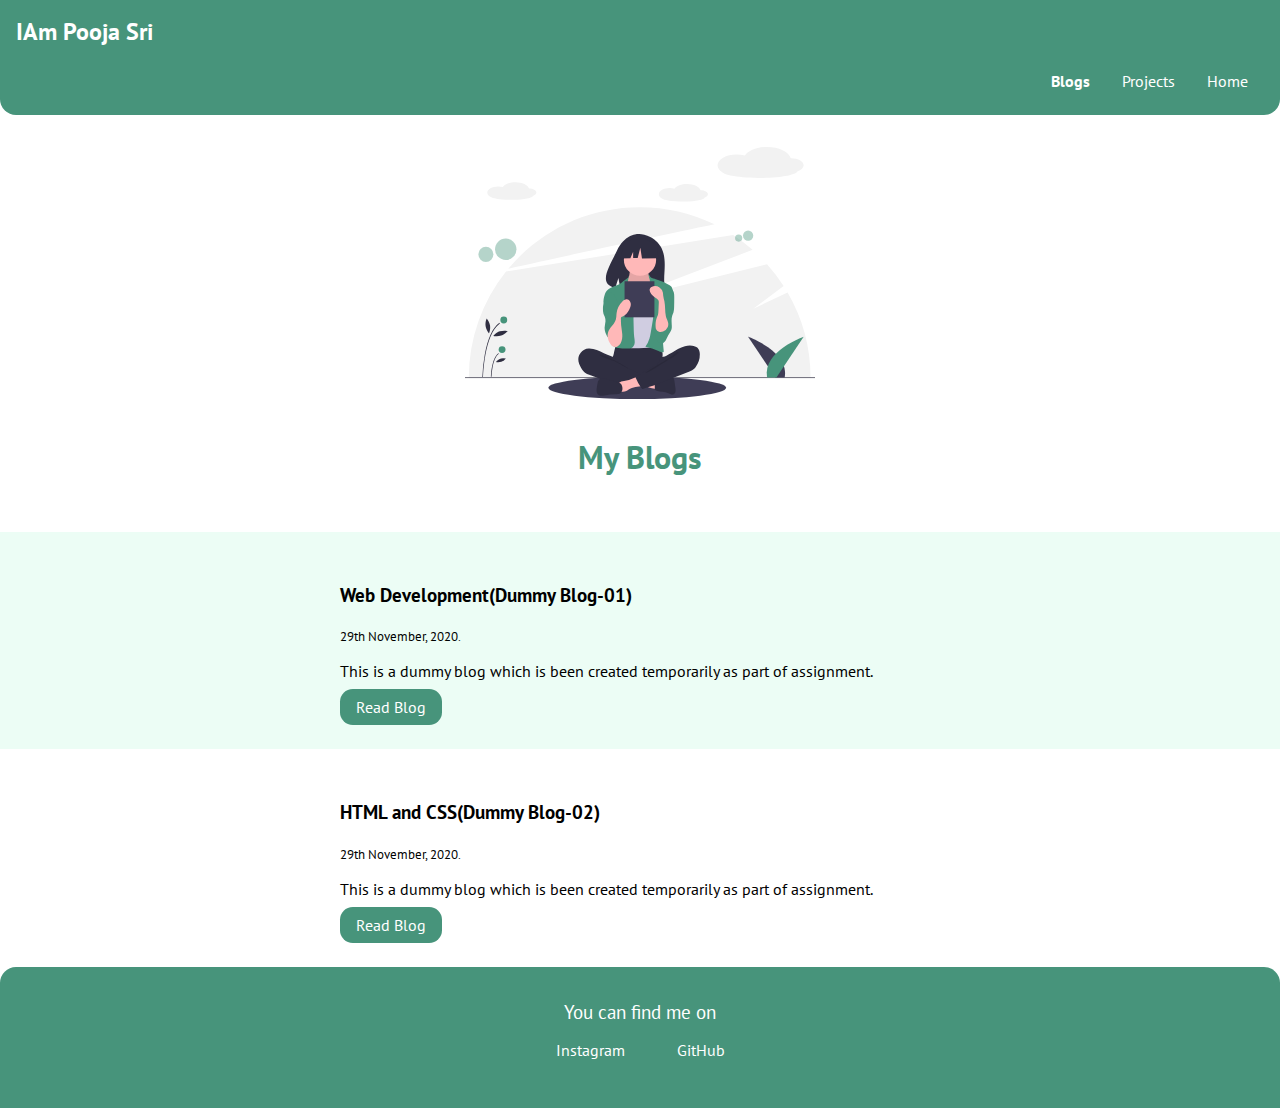
<file: portfolio/blogs.html>
<!DOCTYPE html>
<html lang="en">
<head>
    <meta charset="UTF-8">
    <meta name="viewport" content="width=device-width, initial-scale=1.0">
    <title>Blogs | R Pooja Sri</title>
    <link href="/style.css" rel="stylesheet" />
</head>
<body>

    <nav class="navigation container">
        <div class="navigation-brand">IAm Pooja Sri</div>
        
        <ul class="non-bullet-list">
            <li class="inline-list nav-pills">
                <a class="link" href="index.html">Home</a>
            </li>
            <li class="inline-list nav-pills">
                <a class="link" href="project.html">Projects</a>
            </li>
            <li class="inline-list nav-pills">
                <a class="link link-active" href="/blogs.html">Blogs</a>
            </li>
        </ul>
    </nav>

    <header class="hero">
        <img class="hero-img" src="/images/blog-pic.svg" />
        <h1 class="hero-heading">My Blogs</h1>
    </header>

    <section class="section ow">
        <div class="container container-center">
            <h3>Web Development(Dummy Blog-01) </h3>
            <small>29th November, 2020.</small>
            <p>This is a dummy blog which is been created temporarily as part of assignment.</p>
            <a class="link primary-link" href="blog-page01.html">Read Blog</a>
        </div>
    
    </section>

    <section class="section">
        <div class="container container-center">
            <h3>HTML and CSS(Dummy Blog-02)</h3>
            <small>29th November, 2020.</small>
            <p>This is a dummy blog which is been created temporarily as part of assignment.</p>
            <a class="link primary-link" href="blog-page2.html">Read Blog</a>
        </div>
       
    </section>

    <footer class="footer">
        <div class="footer-header">You can find me on</div>
        <ul class="non-bullet-list">
            <li class="inline-list">
                <a class=" link" href="/">Instagram</a>
            </li>
            <li class="inline-list">
                <a class=" link" href="/">GitHub</a>
            </li>
        </ul>
     </footer>
    
    
</body>
</html>
</file>
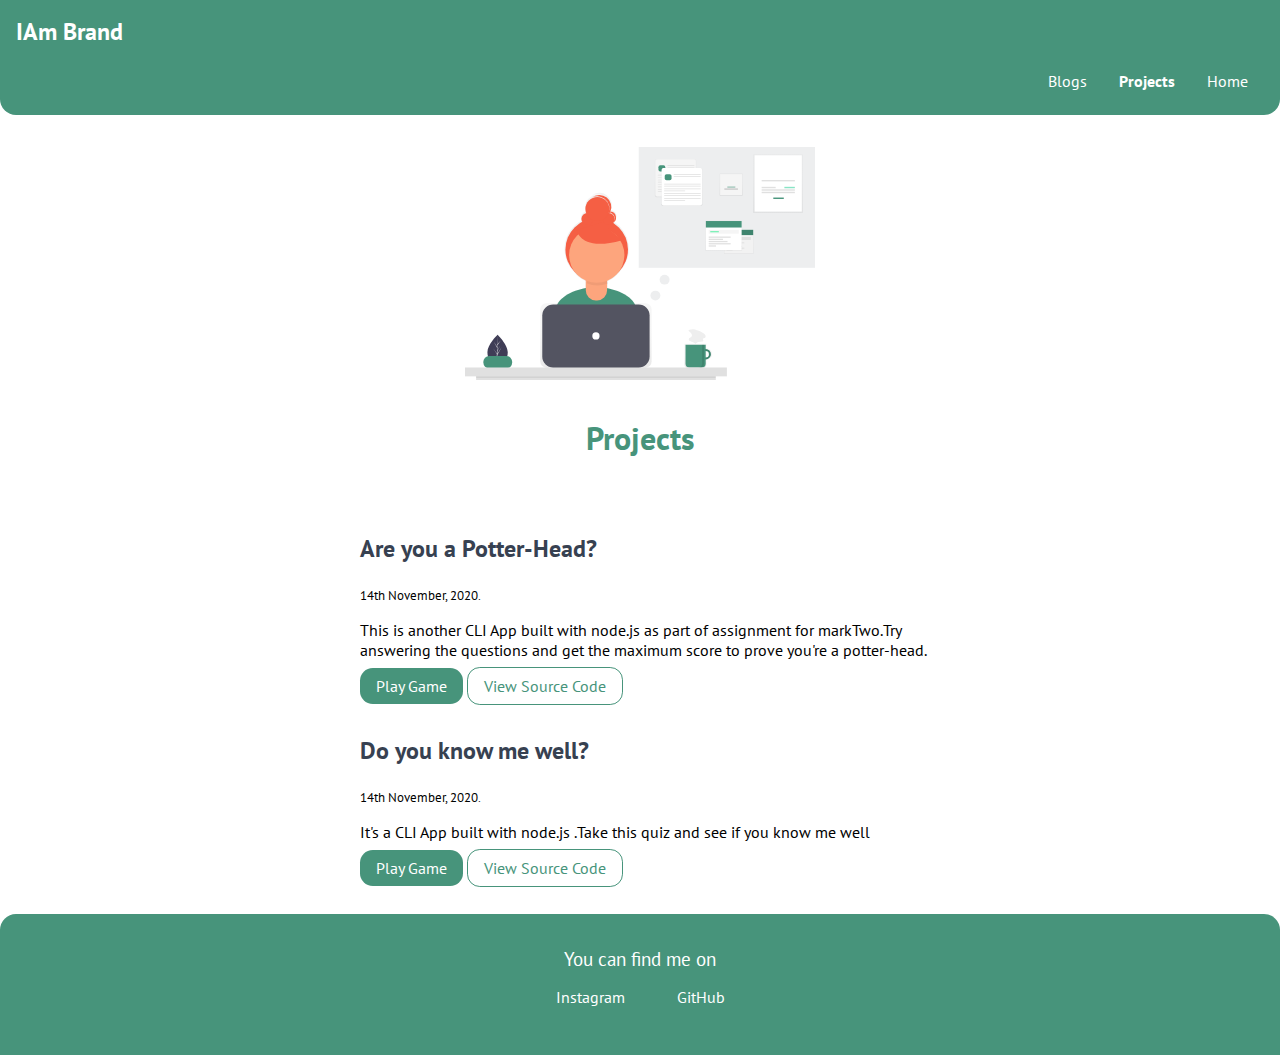
<file: portfolio/project.html>
<!DOCTYPE html>
<html lang="en">
<head>
    <meta charset="UTF-8">
    <meta name="viewport" content="width=device-width, initial-scale=1.0">
    <title>Project | R Pooja Sri</title>
    <link href="/style.css" rel="stylesheet" />
</head>
<body>

    <nav class="navigation container">
        <div class="navigation-brand">IAm Brand</div>
        
        <ul class="non-bullet-list">
            <li class="inline-list nav-pills">
                <a class="link" href="index.html">Home</a>
            </li>
            <li class="inline-list nav-pills">
                <a class="link link-active" href="/project.html">Projects</a>
            </li>
            <li class="inline-list nav-pills">
                <a class="link" href="blogs.html">Blogs</a>
            </li>
        </ul>
    </nav>

    <header class="hero">
        <img class="hero-img" src="/images/project-pic.svg" />
        <h1 class="hero-heading">Projects</h1>
    </header>
    

<ul class="non-bullet-list" >
    <li>
        <div class="container container-center">
            <h2>Are you a Potter-Head?  </h2>
            <small>14th November, 2020.</small>
            <p>This is another CLI App built with node.js as part of assignment for markTwo.Try answering the questions and get the maximum score to prove you're a potter-head.</p>
            <a class="link primary-link" href="https://repl.it/@pooooja/HarryPotterQuiz?embed=1&output=1#index.js">Play Game</a>
            <a class="link secondary-link" href="/">View Source Code</a>
        </br></br>
        </div>
    </li>
    <li>
        <div class="container container-center">
        <h2>Do you know me well?</h2>
        <small>14th November, 2020.</small>
        <p>It's a CLI App built with node.js .Take this quiz and see if you know me well</p>
        <a class="link primary-link" href="https://repl.it/@pooooja/QuizAboutMe?embed=1&output=1">Play Game</a>
        <a class="link secondary-link" href="/">View Source Code</a>
    </br></br>
      </div>
    </li>
</ul>

<footer class="footer">
    <div class="footer-header">You can find me on</div>
    <ul class="non-bullet-list">
        <li class="inline-list">
            <a class=" link" href="/">Instagram</a>
        </li>
        <li class="inline-list">
            <a class=" link" href="/">GitHub</a>
        </li>
    </ul>
 </footer>
</body>
</html>
</file>
<file: style.css>
@import url('https://fonts.googleapis.com/css2?family=PT+Sans:wght@400;700&display=swap');


:root{
    --primary-color : #47947b;
    --dark-grey : #374151;
    --off-white: #ECFDF5;
}
body{
    font-family: 'PT Sans', sans-serif;
    margin : 0px
}

hr{
    margin:2rem 0rem;
}

.container{
    padding : 0rem 1rem;
}

.container-center{
    max-width : 600px;
    margin : auto;
}

.link{
    text-decoration: none;
    padding : 0.5rem 1rem;
    
}

.primary-link{
    background-color : var(--primary-color);
    border-radius: 0.8rem;
    color: white;
    
}
 
.secondary-link{
    color: var(--primary-color);
    border-radius:0.8rem;    
    border : 1px solid var(--primary-color); 
}

.non-bullet-list{
    list-style: none;
}

.inline-list{
    display: inline;
    padding:0rem 0.5rem;
}

.navigation{
    background-color: var(--primary-color);
    color:white;
    padding:1rem;
    border-bottom-left-radius:1rem;
    border-bottom-right-radius:1rem;
}

.navigation-brand{
    font-weight:bold;
    font-size:x-large;
}

.navigation .link{
    color:white;
    float: right;
}



.link-active{
    font-weight: bold;
}

.hero{
    padding:2rem;
}

.hero .hero-img{
    max-width:350px; 
    display: block; 
    margin:auto;  
}

.hero .hero-heading{
    color : var(--primary-color);
    padding-top : 1rem;
    text-align : center
}

.section{
    padding :2rem;
}

.section h2{
    text-align: center;
    color: var(--dark-grey);
   
}
.ow{
    background-color: var(--off-white);
}

.footer{
    background-color: var(--primary-color);
    text-align: center;
    padding : 2rem 1rem;
    color: white;
    border-top-left-radius:1rem ;
    border-top-right-radius: 1rem;
   
}

.footer .footer-header{
    font-size: larger;
}

.footer .link{
    color: white;
}

.footer ul{
    padding-inline-start: 0px;
}


.non-bullet-list .container-center h2{
    color: var(--dark-grey)
}
</file>
